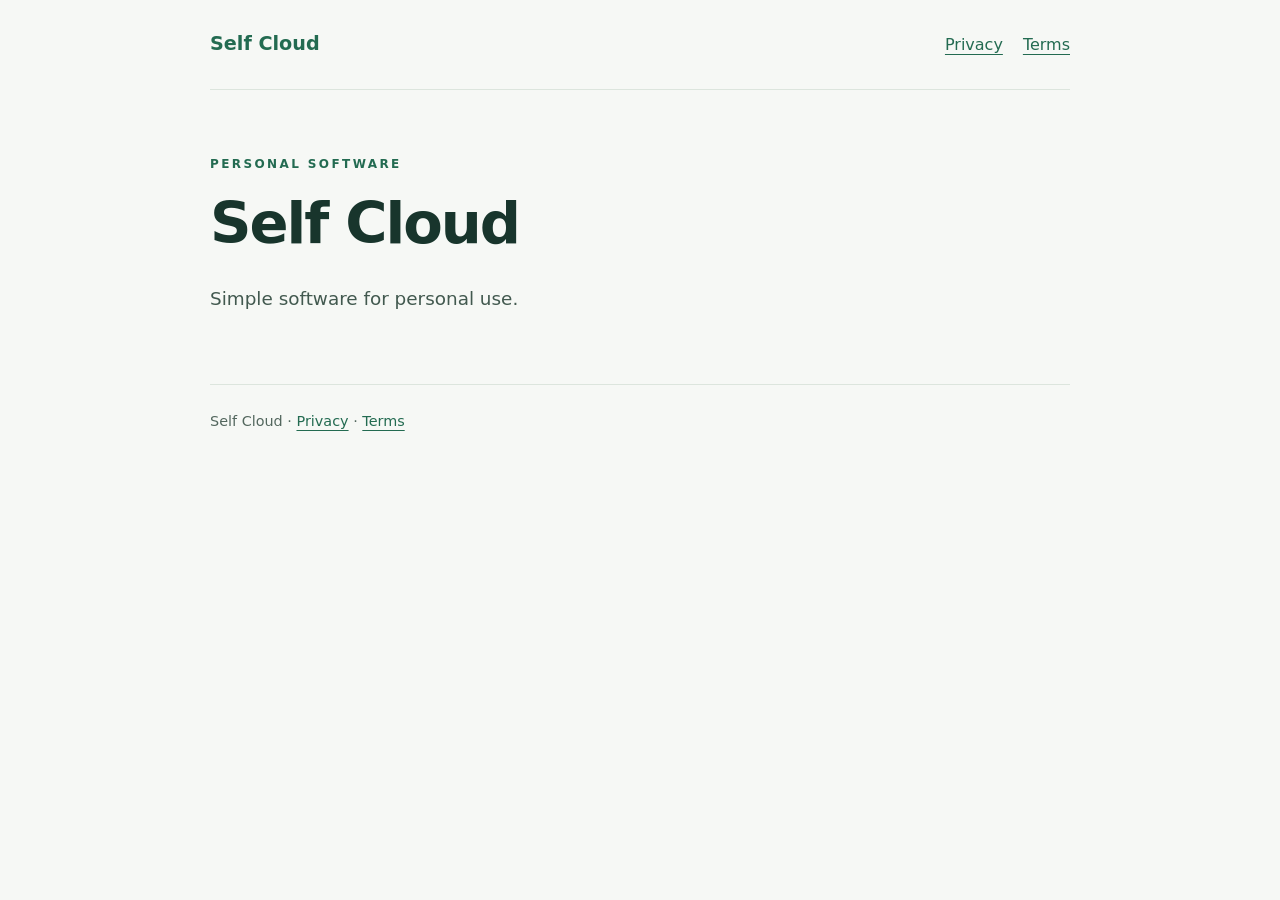
<file: index.html>
<!doctype html>
<html lang="en">
<head>
  <meta charset="utf-8">
  <meta name="viewport" content="width=device-width, initial-scale=1">
  <meta name="description" content="Self Cloud — personal software.">
  <title>Self Cloud</title>
  <link rel="stylesheet" href="style.css">
</head>
<body>
  <header>
    <a class="brand" href="index.html">Self Cloud</a>
    <nav aria-label="Main">
      <a href="privacy.html">Privacy</a>
      <a href="terms.html">Terms</a>
    </nav>
  </header>

  <main>
    <p class="eyebrow">Personal software</p>
    <h1>Self Cloud</h1>
    <p class="lead">Simple software for personal use.</p>
  </main>

  <footer>Self Cloud · <a href="privacy.html">Privacy</a> · <a href="terms.html">Terms</a></footer>
</body>
</html>
</file>
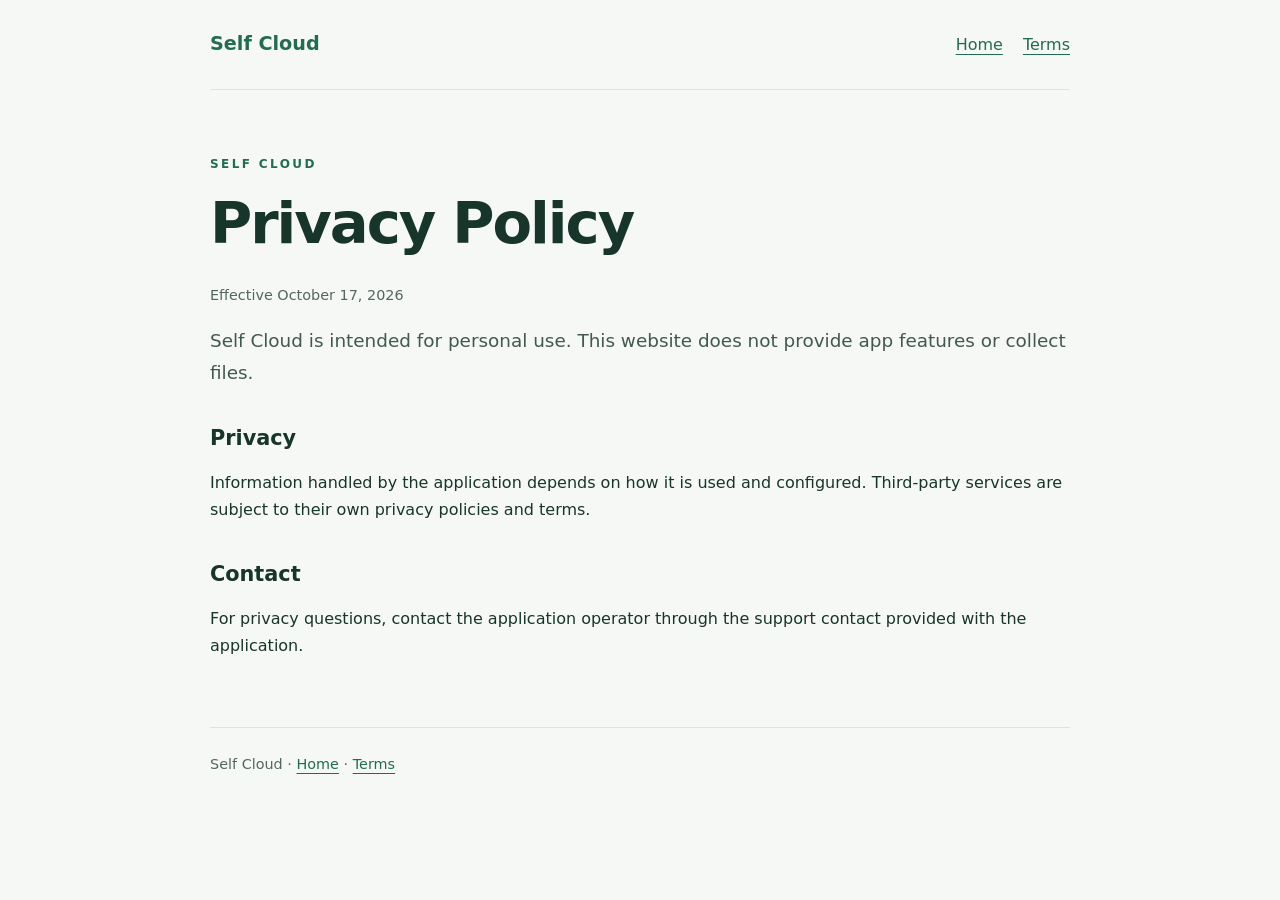
<file: privacy.html>
<!doctype html>
<html lang="en">
<head>
  <meta charset="utf-8">
  <meta name="viewport" content="width=device-width, initial-scale=1">
  <meta name="description" content="Privacy policy for Self Cloud.">
  <title>Privacy — Self Cloud</title>
  <link rel="stylesheet" href="style.css">
</head>
<body>
  <header>
    <a class="brand" href="index.html">Self Cloud</a>
    <nav aria-label="Main">
      <a href="index.html">Home</a>
      <a href="terms.html">Terms</a>
    </nav>
  </header>

  <main>
    <p class="eyebrow">Self Cloud</p>
    <h1>Privacy Policy</h1>
    <p class="muted">Effective October 17, 2026</p>
    <p class="lead">Self Cloud is intended for personal use. This website does not provide app features or collect files.</p>
    <section>
      <h2>Privacy</h2>
      <p>Information handled by the application depends on how it is used and configured. Third-party services are subject to their own privacy policies and terms.</p>
    </section>
    <section>
      <h2>Contact</h2>
      <p>For privacy questions, contact the application operator through the support contact provided with the application.</p>
    </section>
  </main>

  <footer>Self Cloud · <a href="index.html">Home</a> · <a href="terms.html">Terms</a></footer>
</body>
</html>
</file>
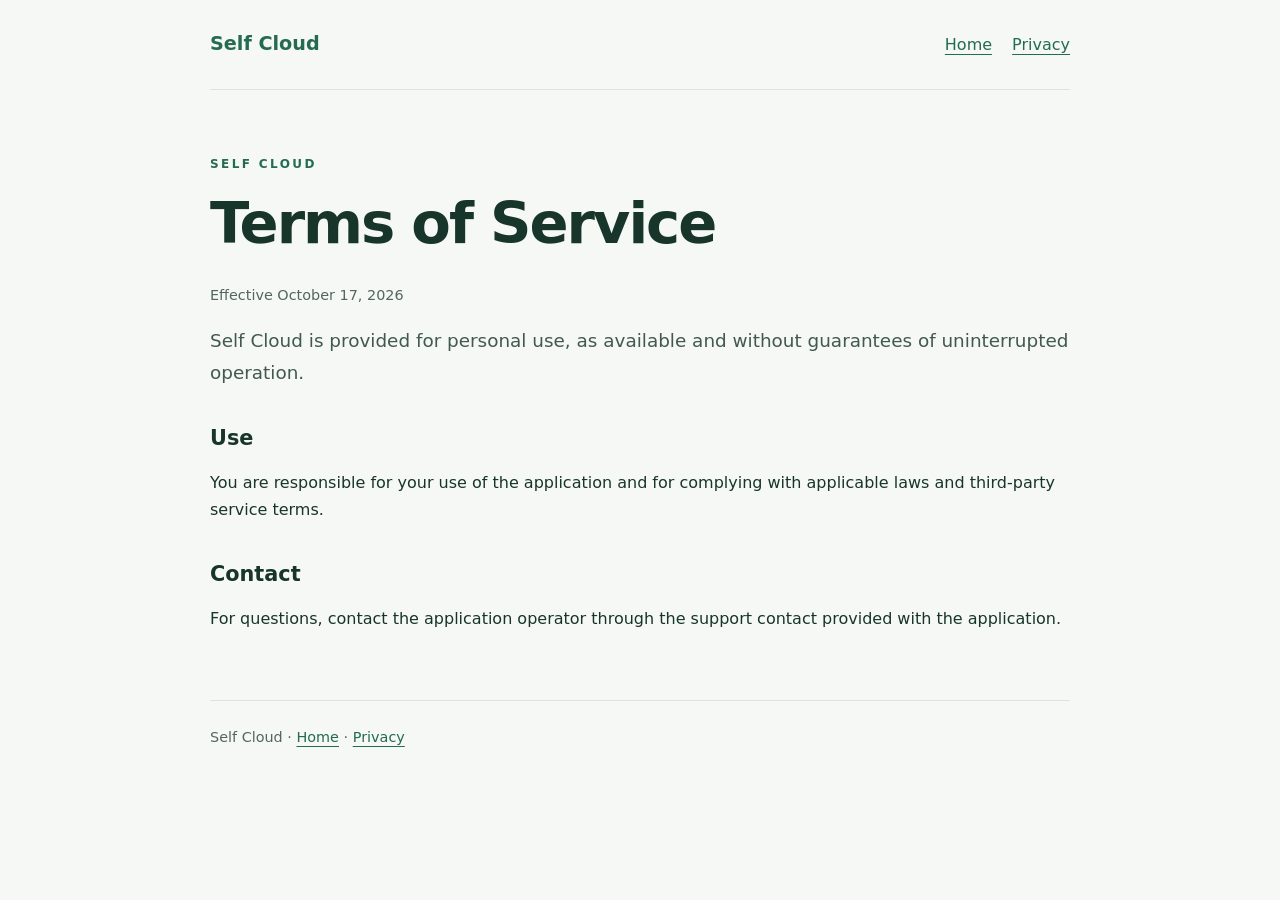
<file: terms.html>
<!doctype html>
<html lang="en">
<head>
  <meta charset="utf-8">
  <meta name="viewport" content="width=device-width, initial-scale=1">
  <meta name="description" content="Terms for Self Cloud.">
  <title>Terms — Self Cloud</title>
  <link rel="stylesheet" href="style.css">
</head>
<body>
  <header>
    <a class="brand" href="index.html">Self Cloud</a>
    <nav aria-label="Main">
      <a href="index.html">Home</a>
      <a href="privacy.html">Privacy</a>
    </nav>
  </header>

  <main>
    <p class="eyebrow">Self Cloud</p>
    <h1>Terms of Service</h1>
    <p class="muted">Effective October 17, 2026</p>
    <p class="lead">Self Cloud is provided for personal use, as available and without guarantees of uninterrupted operation.</p>
    <section>
      <h2>Use</h2>
      <p>You are responsible for your use of the application and for complying with applicable laws and third-party service terms.</p>
    </section>
    <section>
      <h2>Contact</h2>
      <p>For questions, contact the application operator through the support contact provided with the application.</p>
    </section>
  </main>

  <footer>Self Cloud · <a href="index.html">Home</a> · <a href="privacy.html">Privacy</a></footer>
</body>
</html>
</file>
<file: style.css>
:root { color-scheme: light; font-family: system-ui, -apple-system, BlinkMacSystemFont, "Segoe UI", sans-serif; color: #18352c; background: #f6f8f5; line-height: 1.7; }
* { box-sizing: border-box; }
body { margin: 0; }
header, main, footer { width: min(100% - 40px, 860px); margin-inline: auto; }
header { display: flex; align-items: center; justify-content: space-between; gap: 24px; padding-block: 28px; border-bottom: 1px solid #dce5dd; }
.brand { font-weight: 750; font-size: 1.2rem; text-decoration: none; }
nav { display: flex; flex-wrap: wrap; gap: 20px; }
a { color: #236b51; text-underline-offset: 4px; }
a:hover { color: #123f30; }
a:focus-visible { outline: 3px solid #236b51; outline-offset: 5px; }
main { padding-block: 52px; }
.eyebrow { color: #236b51; font-size: .75rem; font-weight: 700; letter-spacing: .2em; text-transform: uppercase; }
h1 { font-size: clamp(2.1rem, 6vw, 3.6rem); line-height: 1.12; letter-spacing: -.035em; margin-block: 18px 26px; max-width: 720px; }
h2 { font-size: 1.3rem; line-height: 1.35; margin-top: 0; }
.lead { font-size: 1.15rem; color: #42594f; }
section { margin-top: 36px; }
p, li { overflow-wrap: anywhere; }
li + li { margin-top: 12px; }
ul { padding-left: 24px; }
.muted, footer { color: #53675e; font-size: .9rem; }
.note { padding: 26px; background: #eaf0e6; border: 1px solid #dce5dd; border-radius: 12px; }
.note p:last-child { margin-bottom: 0; }
code { font-size: .9em; }
footer { border-top: 1px solid #dce5dd; padding-block: 24px 40px; }
@media (max-width: 480px) { header { align-items: flex-start; flex-direction: column; gap: 8px; } main { padding-block: 32px; } }
</file>
